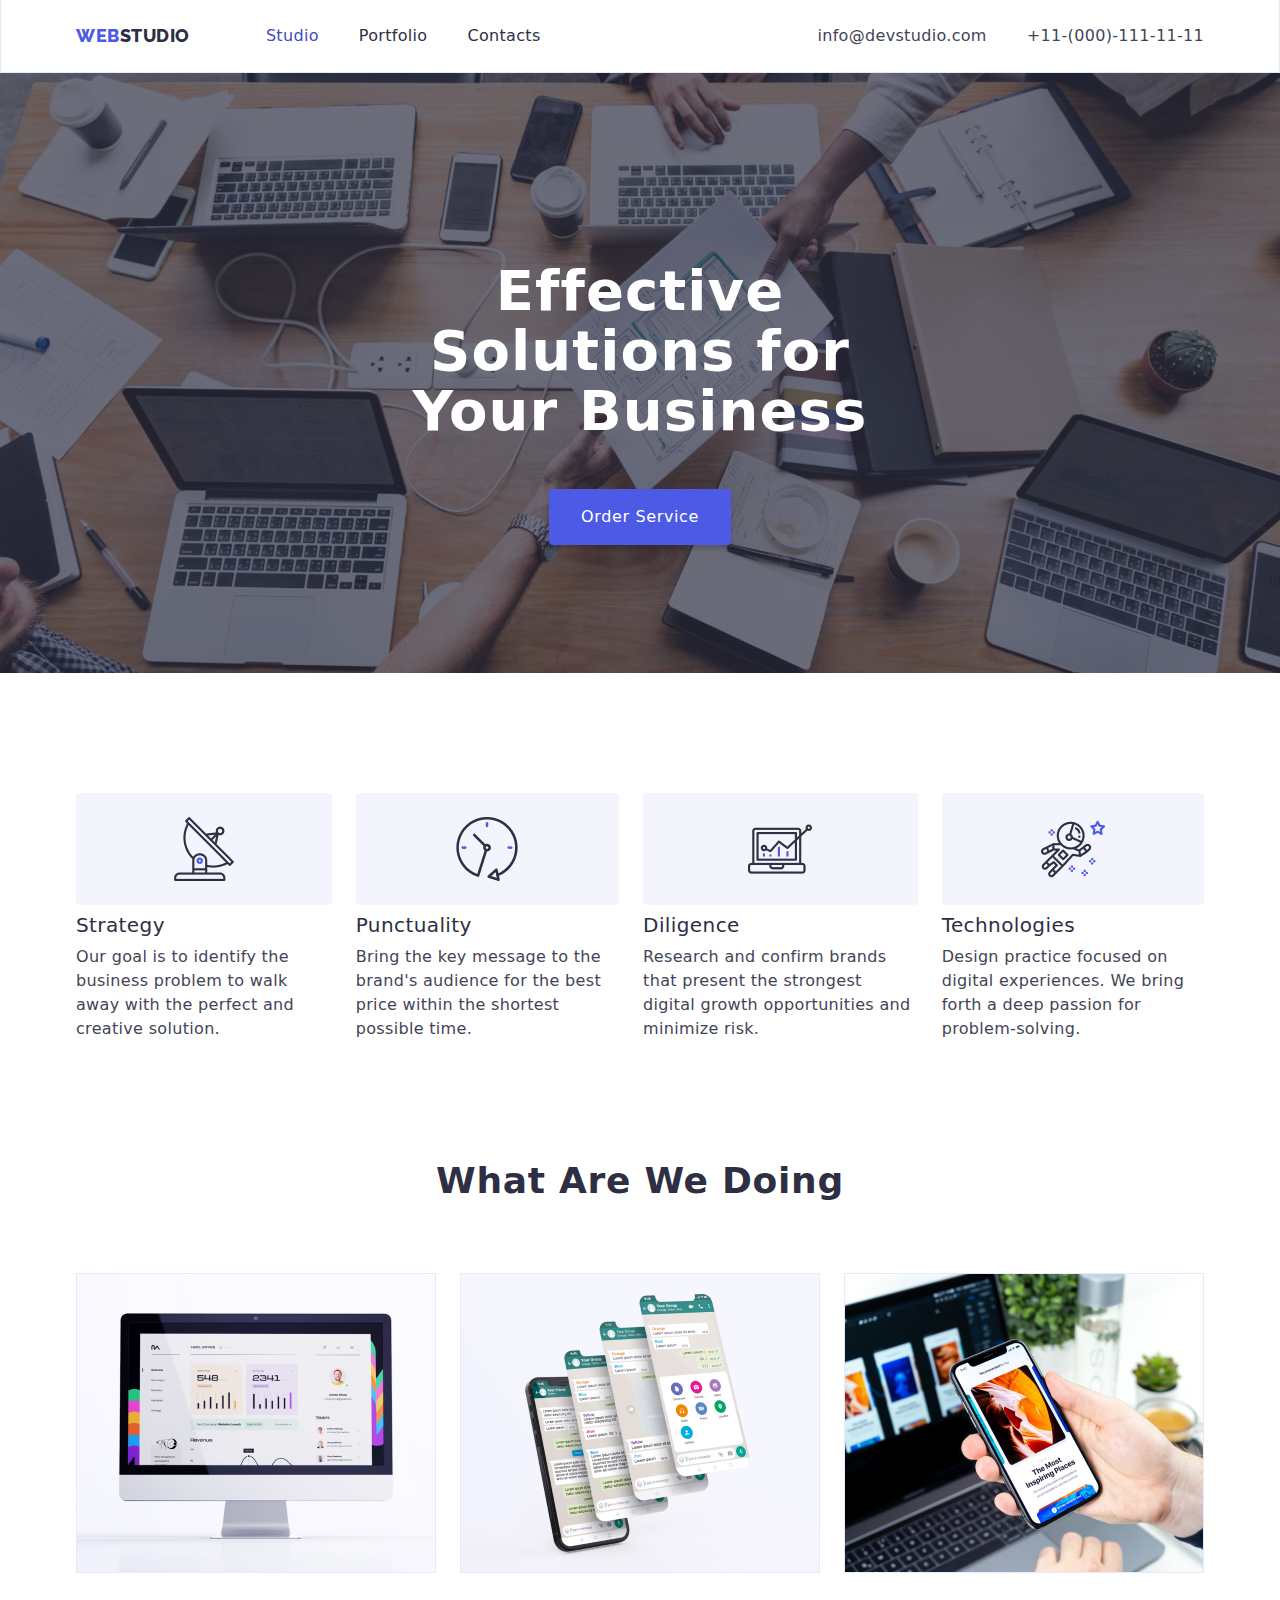
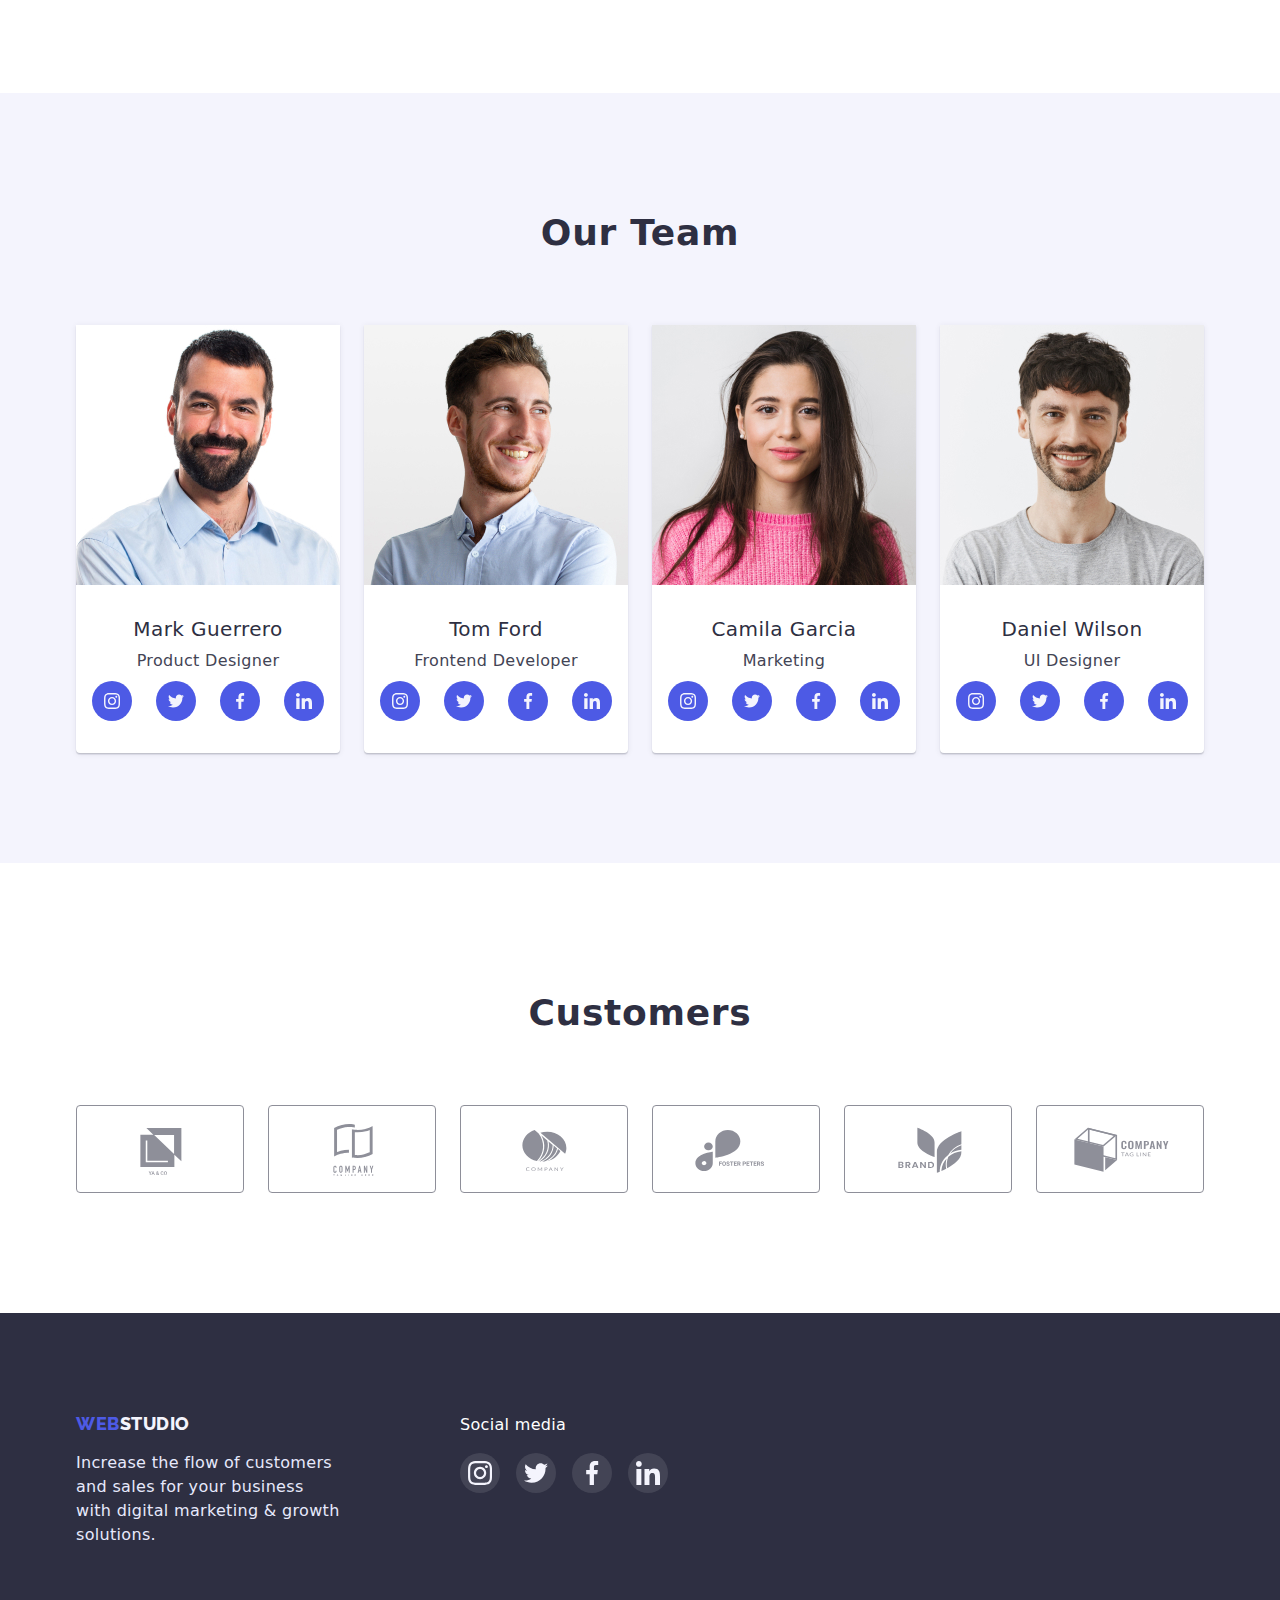
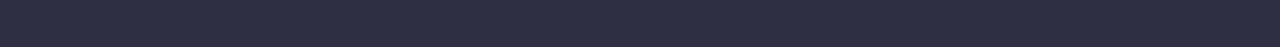
<file: index.html>
<!DOCTYPE html>
<html lang="en">
  <head>
    <meta charset="UTF-8" />
    <meta http-equiv="X-UA-Compatible" content="IE=edge" />
    <meta name="viewport" content="width=device-width, initial-scale=1.0" />

    <link rel="stylesheet" href="./css/styles.css" />
    <link rel="preconnect" href="https://fonts.googleapis.com" />
    <link rel="preconnect" href="https://fonts.gstatic.com" crossorigin />
    <link rel="preconnect" href="https://fonts.googleapis.com" />
    <link rel="preconnect" href="https://fonts.gstatic.com" crossorigin />
    <title>WebStudio</title>
    <link
      href="https://fonts.googleapis.com/css2?family=Raleway:wght@800&family=Roboto:wght@400;500;700;900&display=swap"
      rel="stylesheet"
    />
    <link
      rel="stylesheet"
      href="https://cdn.jsdelivr.net/npm/modern-normalize@1.1.0/modern-normalize.min.css"
    />
  </head>
  <body>
    <!-- =====================navigation====================== -->
    <header class="line">
      <div class="container header-page">
        <nav class="header-page-nav">
          <a class="link logo" href="./index.html"
            ><span class="accent">Web</span>Studio</a
          >
          <ul class="link header-page-menu">
            <li class="menu-item">
              <a class="link page-navigation current" href="">Studio</a>
            </li>
            <li class="menu-item">
              <a class="link page-navigation" href="portfolio.html"
                >Portfolio</a
              >
            </li>
            <li class="menu-item">
              <a class="link page-navigation" href="">Contacts</a>
            </li>
          </ul>
        </nav>
        <address class="connection">
          <ul class="link header-page-connect">
            <li class="mail">
              <a class="link contacts" href="mailto:info@devstudio.com"
                >info@devstudio.com</a
              >
            </li>
            <li>
              <a class="link contacts" href="tel:+110001111111"
                >+11-(000)-111-11-11</a
              >
            </li>
          </ul>
        </address>
      </div>
    </header>
    <main>
      <!-- ==========================hero==================== -->
      <section class="hero">
        <div class="hero-container">
          <h1 class="hero-name">Effective Solutions for Your Business</h1>
          <button class="hero-button" type="button">Order Service</button>
        </div>
      </section>
      <!-- ========================top priorities================== -->
      <section class="priorities-page">
        <div class="container">
          <h2 class="visually-hidden">top priorities</h2>
          <ul class="link priorities">
            <li class="page">
              <h3 class="priorities-name">Strategy</h3>
              <p class="priorities-item">
                Our goal is to identify the business problem to walk away with
                the perfect and creative solution.
              </p>
            </li>
            <li class="page">
              <h3 class="priorities-name">Punctuality</h3>
              <p class="priorities-item">
                Bring the key message to the brand's audience for the best price
                within the shortest possible time.
              </p>
            </li>
            <li class="page">
              <h3 class="priorities-name">Diligence</h3>
              <p class="priorities-item">
                Research and confirm brands that present the strongest digital
                growth opportunities and minimize risk.
              </p>
            </li>
            <li class="page">
              <h3 class="priorities-name">Technologies</h3>
              <p class="priorities-item">
                Design practice focused on digital experiences. We bring forth a
                deep passion for problem-solving.
              </p>
            </li>
          </ul>
        </div>
      </section>
      <!-- ========================what are we doing=================== -->
      <section class="doing">
        <div class="container activities">
          <h2 class="activities-item">What are we doing</h2>
          <ul class="link doing-page">
            <li class="doing-box">
              <img
                class="img"
                src="./images/screen.jpg"
                width="360"
                height="300"
                alt="screen"
              />
            </li>
            <li class="doing-box">
              <img
                class="doing-img"
                src="./images/soft.jpg"
                width="360"
                height="300"
                alt="soft"
              />
            </li>
            <li class="doing-box">
              <img
                class="doing-img"
                src="./images/phone.jpg"
                width="360"
                height="300"
                alt="phone"
              />
            </li>
          </ul>
        </div>
      </section>

      <!-- ============================our team================ -->
      <section class="team">
        <div class="container">
          <h2 class="team-item">Our Team</h2>
          <ul class="link team-section">
            <li class="team-titel">
              <img
                src="./images/mark.jpg"
                width="264"
                height="260"
                alt="Mark Guerrero"
              />
              <div class="team-page">
                <h3 class="name">Mark Guerrero</h3>
                <p class="job-titel">Product Designer</p>
                <ul class="link team-social-box">
                  <li class="team-social-item">
                    <a class="team-social-item-btn" href="#">
                      <svg class="" width="16" height="16">
                        <use href="./images/icons.svg#icon-instagram"></use>
                      </svg>
                    </a>
                  </li>
                  <li class="team-social-item">
                    <a class="team-social-item-btn" href="#">
                      <svg class="x" width="16" height="16">
                        <use href="./images/icons.svg#icon-twitter"></use>
                      </svg>
                    </a>
                  </li>
                  <li class="team-social-item">
                    <a class="team-social-item-btn" href="#">
                      <svg class="x" width="16" height="16">
                        <use href="./images/icons.svg#icon-facebook"></use>
                      </svg>
                    </a>
                  </li>
                  <li class="team-social-item">
                    <a class="team-social-item-btn" href="#">
                      <svg class="x" width="16" height="16">
                        <use href="./images/icons.svg#icon-linkedin"></use>
                      </svg>
                    </a>
                  </li>
                </ul>
              </div>
            </li>
            <li class="team-titel">
              <img
                src="./images/tom.jpg"
                width="264"
                height="260"
                alt="Tom Ford"
              />
              <div class="team-page">
                <h3 class="name">Tom Ford</h3>
                <p class="job-titel">Frontend Developer</p>
                <ul class="link team-social-box">
                  <li class="team-social-item">
                    <a class="team-social-item-btn" href="#">
                      <svg class="" width="16" height="16">
                        <use href="./images/icons.svg#icon-instagram"></use>
                      </svg>
                    </a>
                  </li>
                  <li class="team-social-item">
                    <a class="team-social-item-btn" href="#">
                      <svg class="x" width="16" height="16">
                        <use href="./images/icons.svg#icon-twitter"></use>
                      </svg>
                    </a>
                  </li>
                  <li class="team-social-item">
                    <a class="team-social-item-btn" href="#">
                      <svg class="x" width="16" height="16">
                        <use href="./images/icons.svg#icon-facebook"></use>
                      </svg>
                    </a>
                  </li>
                  <li class="team-social-item">
                    <a class="team-social-item-btn" href="#">
                      <svg class="x" width="16" height="16">
                        <use href="./images/icons.svg#icon-linkedin"></use>
                      </svg>
                    </a>
                  </li>
                </ul>
              </div>
            </li>
            <li class="team-titel">
              <img
                src="./images/camila.jpg"
                width="264"
                height="260"
                alt="Camila Garcia"
              />
              <div class="team-page">
                <h3 class="name">Camila Garcia</h3>
                <p class="job-titel">Marketing</p>
                <ul class="link team-social-box">
                  <li class="team-social-item">
                    <a class="team-social-item-btn" href="#">
                      <svg class="" width="16" height="16">
                        <use href="./images/icons.svg#icon-instagram"></use>
                      </svg>
                    </a>
                  </li>
                  <li class="team-social-item">
                    <a class="team-social-item-btn" href="#">
                      <svg class="x" width="16" height="16">
                        <use href="./images/icons.svg#icon-twitter"></use>
                      </svg>
                    </a>
                  </li>
                  <li class="team-social-item">
                    <a class="team-social-item-btn" href="#">
                      <svg class="x" width="16" height="16">
                        <use href="./images/icons.svg#icon-facebook"></use>
                      </svg>
                    </a>
                  </li>
                  <li class="team-social-item">
                    <a class="team-social-item-btn" href="#">
                      <svg class="x" width="16" height="16">
                        <use href="./images/icons.svg#icon-linkedin"></use>
                      </svg>
                    </a>
                  </li>
                </ul>
              </div>
            </li>
            <li class="team-titel">
              <img
                src="./images/daniel.jpg"
                width="264"
                height="260"
                alt="Daniel Wilson"
              />
              <div class="team-page">
                <h3 class="name">Daniel Wilson</h3>
                <p class="job-titel">UI Designer</p>
                <ul class="link team-social-box">
                  <li class="team-social-item">
                    <a class="team-social-item-btn" href="#">
                      <svg class="" width="16" height="16">
                        <use href="./images/icons.svg#icon-instagram"></use>
                      </svg>
                    </a>
                  </li>
                  <li class="team-social-item">
                    <a class="team-social-item-btn" href="#">
                      <svg class="x" width="16" height="16">
                        <use href="./images/icons.svg#icon-twitter"></use>
                      </svg>
                    </a>
                  </li>
                  <li class="team-social-item">
                    <a class="team-social-item-btn" href="#">
                      <svg class="x" width="16" height="16">
                        <use href="./images/icons.svg#icon-facebook"></use>
                      </svg>
                    </a>
                  </li>
                  <li class="team-social-item">
                    <a class="team-social-item-btn" href="#">
                      <svg class="x" width="16" height="16">
                        <use href="./images/icons.svg#icon-linkedin"></use>
                      </svg>
                    </a>
                  </li>
                </ul>
              </div>
            </li>
          </ul>
        </div>
      </section>
      <!-- ====================customers============== -->
      <section class="customers">
        <div class="container">
          <h2 class="customers-title">Customers</h2>
          <ul class="link customers-box">
            <li class="customers-box-item">
              <a class="customers-item link" href="#">
                <svg class="svg-icon" width="104" height="56">
                  <use href="./images/icons.svg#icon-logo-1"></use>
                </svg>
              </a>
            </li>
            <li class="customers-box-item">
              <a class="link customers-item link" href="#">
                <svg class="svg-icon" width="104" height="56">
                  <use href="./images/icons.svg#icon-logo1"></use>
                </svg>
              </a>
            </li>
            <li class="customers-box-item">
              <a class="link customers-item link" href="#">
                <svg class="svg-icon" width="104" height="56">
                  <use href="./images/icons.svg#icon-logo2"></use>
                </svg>
              </a>
            </li>
            <li class="customers-box-item">
              <a class="link customers-item link" href="#">
                <svg class="svg-icon" width="104" height="56">
                  <use href="./images/icons.svg#icon-logo3"></use>
                </svg>
              </a>
            </li>
            <li class="customers-box-item">
              <a class="link customers-item link" href="#">
                <svg class="svg-icon" width="104" height="56">
                  <use href="./images/icons.svg#icon-logo4"></use>
                </svg>
              </a>
            </li>
            <li class="customers-box-item">
              <a class="link customers-item link" href="#">
                <svg class="svg-icon" width="104" height="56">
                  <use href="./images/icons.svg#icon-logo6"></use>
                </svg>
              </a>
            </li>
          </ul>
        </div>
      </section>
    </main>
    <!-- =======================footer========================= -->
    <footer>
      <div class="container footer-box">
        <div>
          <a class="link logo-footer" href="./index.html"
            ><span class="accent">Web</span>Studio</a
          >
          <p class="footer-item">
            Increase the flow of customers and sales for your business with
            digital marketing & growth solutions.
          </p>
        </div>
        <div class="footer-box-left">
          <p class="footer-box-name">Social media</p>
          <ul class="link footer-box-left-item">
            <li class="footer-box-left-title">
              <a class="link footer-social" href="#">
                <svg class="footer-social-icon" width="24" height="24">
                  <use href="./images/icons.svg#icon-instagram"></use>
                </svg>
              </a>
            </li>
            <li class="footer-box-left-title">
              <a class="link footer-social" href="#">
                <svg class="footer-social-icon" width="24" height="24">
                  <use href="./images/icons.svg#icon-twitter"></use>
                </svg>
              </a>
            </li>
            <li class="footer-box-left-title">
              <a class="link footer-social" href="#">
                <svg class="footer-social-icon" width="24" height="24">
                  <use href="./images/icons.svg#icon-facebook"></use>
                </svg>
              </a>
            </li>
            <li class="footer-box-left-title">
              <a class="link footer-social" href="#">
                <svg class="footer-social-icon" width="24" height="24">
                  <use href="./images/icons.svg#icon-linkedin"></use>
                </svg>
              </a>
            </li>
          </ul>
        </div>
      </div>
    </footer>
  </body>
</html>
</file>
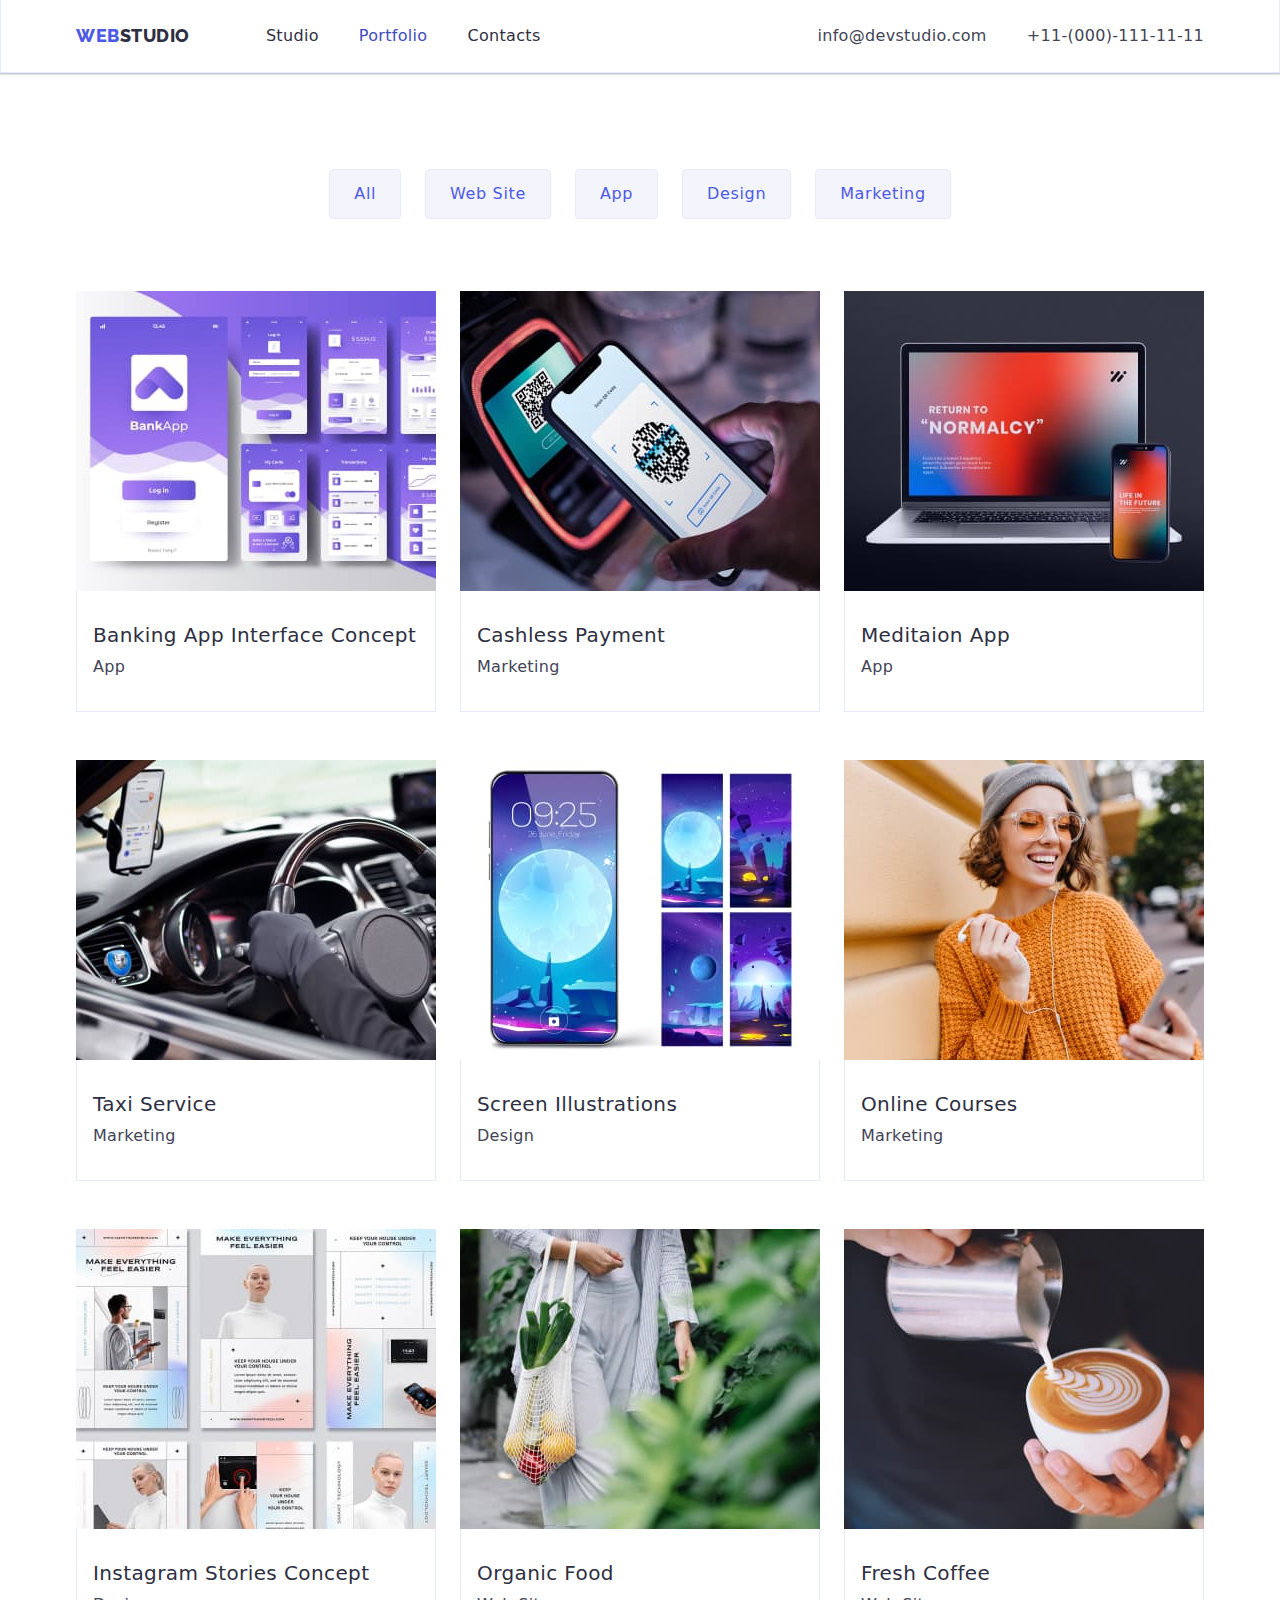
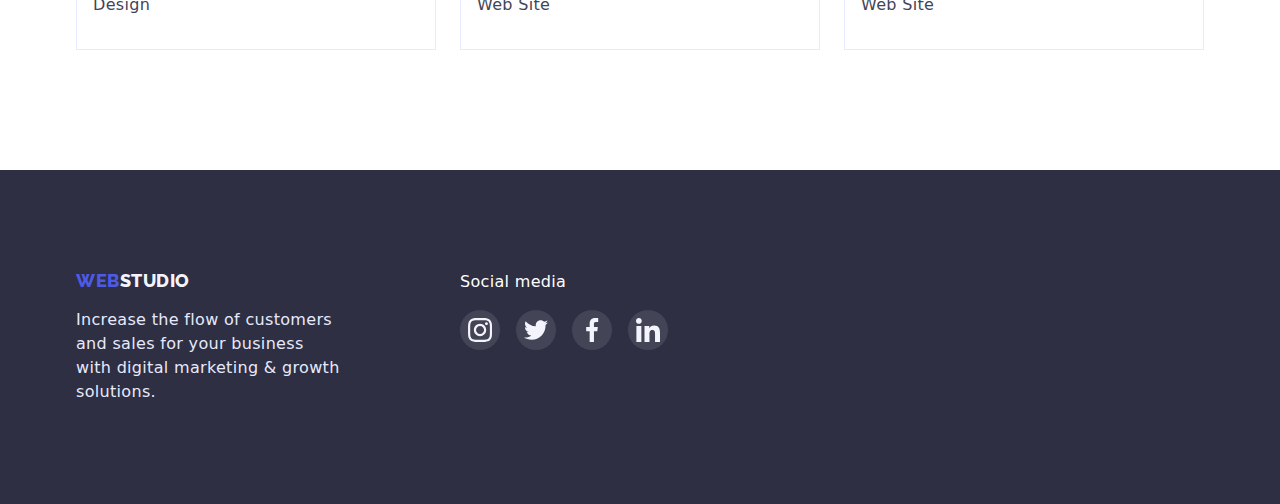
<file: portfolio.html>
<!DOCTYPE html>
<html lang="en">
  <head>
    <meta charset="UTF-8" />
    <meta http-equiv="X-UA-Compatible" content="IE=edge" />
    <meta name="viewport" content="width=device-width, initial-scale=1.0" />

    <link rel="stylesheet" href="./css/styles.css" />
    <link rel="preconnect" href="https://fonts.googleapis.com" />
    <link rel="preconnect" href="https://fonts.gstatic.com" crossorigin />
    <title>WebStudio</title>
    <link
      href="https://fonts.googleapis.com/css2?family=Raleway:wght@800&family=Roboto:wght@400;500;700;900&display=swap"
      rel="stylesheet"
    />
    <link
      rel="stylesheet"
      href="https://cdn.jsdelivr.net/npm/modern-normalize@1.1.0/modern-normalize.min.css"
    />
  </head>
  <body>
    <!-- ===================navigation================== -->
    <header class="line">
      <div class="container header-page">
        <nav class="header-page-nav">
          <a class="link logo" href="./index.html"
            ><span class="accent">Web</span>Studio</a
          >
          <ul class="link header-page-menu">
            <li class="menu-item">
              <a class="link page-navigation" href="index.html">Studio</a>
            </li>
            <li class="menu-item">
              <a class="link page-navigation current" href="portfolio.html"
                >Portfolio</a
              >
            </li>
            <li class="menu-item">
              <a class="link page-navigation" href="">Contacts</a>
            </li>
          </ul>
        </nav>
        <address class="connection">
          <ul class="link header-page-connect">
            <li class="mail">
              <a class="link contacts" href="mailto:info@devstudio.com"
                >info@devstudio.com</a
              >
            </li>
            <li>
              <a class="link contacts" href="tel:+110001111111"
                >+11-(000)-111-11-11</a
              >
            </li>
          </ul>
        </address>
      </div>
    </header>
    <main>
      <!-- =====================our projects=================== -->
      <section class="project">
        <h1 class="visually-hidden">our projects</h1>
        <div class="container">
          <ul class="link btn-menu">
            <li class="btn-menu-item">
              <button type="button" class="project-button">All</button>
            </li>
            <li class="btn-menu-item">
              <button type="button" class="project-button">Web Site</button>
            </li>
            <li class="btn-menu-item">
              <button type="button" class="project-button">App</button>
            </li>
            <li class="btn-menu-item">
              <button type="button" class="project-button">Design</button>
            </li>
            <li class="btn-menu-item">
              <button type="button" class="project-button">Marketing</button>
            </li>
          </ul>

          <ul class="link project-book">
            <li class="project-book-item">
              <a class="link project-titel" href="#">
                <img
                  class="picture"
                  src="./images/projeсts/banking.jpg"
                  width="360"
                  height="300"
                  alt="app"
                />
                <div class="project-box">
                  <h2 class="project-name">Banking App Interface Concept</h2>
                  <p class="project-item">App</p>
                </div>
              </a>
            </li>
            <li class="project-book-item">
              <a href="#" class="link project-titel">
                <img
                  class="picture"
                  src="./images/projeсts/cashless.jpg"
                  width="360"
                  height="300"
                  alt="pay with phone"
                />
                <div class="project-box">
                  <h2 class="project-name">Cashless Payment</h2>
                  <p class="project-item">Marketing</p>
                </div>
              </a>
            </li>
            <li class="project-book-item">
              <a href="#" class="link project-titel">
                <img
                  class="picture"
                  src="./images/projeсts/meditaion.jpg"
                  width="360"
                  height="300"
                  alt="laptop"
                />
                <div class="project-box">
                  <h2 class="project-name">Meditaion App</h2>
                  <p class="project-item">App</p>
                </div>
              </a>
            </li>
            <li class="project-book-item">
              <a href="#" class="link project-titel">
                <img
                  class="picture"
                  src="./images/projeсts/taxi.jpg"
                  width="360"
                  height="300"
                  alt="handson the steering wheel of a car"
                />
                <div class="project-box">
                  <h2 class="project-name">Taxi Service</h2>
                  <p class="project-item">Marketing</p>
                </div>
              </a>
            </li>
            <li class="project-book-item">
              <a href="#" class="link project-titel">
                <img
                  class="picture"
                  src="./images/projeсts/screen.jpg"
                  width="360"
                  height="300"
                  alt="Illustrations"
                />
                <div class="project-box">
                  <h2 class="project-name">Screen Illustrations</h2>
                  <p class="project-item">Design</p>
                </div>
              </a>
            </li>
            <li class="project-book-item">
              <a href="#" class="link project-titel">
                <img
                  class="picture"
                  src="./images/projeсts/online.jpg"
                  alt="smiling girl"
                />
                <div class="project-box">
                  <h2 class="project-name">Online Courses</h2>
                  <p class="project-item">Marketing</p>
                </div>
              </a>
            </li>
            <li class="project-book-item">
              <a href="#" class="link project-titel">
                <img
                  class="picture"
                  src="./images/projeсts/instagram.jpg"
                  alt="Stories"
                />
                <div class="project-box">
                  <h2 class="project-name">Instagram Stories Concept</h2>
                  <p class="project-item">Design</p>
                </div>
              </a>
            </li>
            <li class="project-book-item">
              <a href="#" class="link project-titel"
                ><img
                  class="picture"
                  src="./images/projeсts/organic.jpg"
                  alt="food in a bag"
                />
                <div class="project-box">
                  <h2 class="project-name">Organic Food</h2>
                  <p class="project-item">Web Site</p>
                </div>
              </a>
            </li>
            <li class="project-book-item">
              <a href="#" class="link project-titel">
                <img
                  class="picture"
                  src="./images/projeсts/fresh.jpg"
                  alt="pouring milk into coffee"
                />
                <div class="project-box">
                  <h2 class="project-name">Fresh Coffee</h2>
                  <p class="project-item">Web Site</p>
                </div>
              </a>
            </li>
          </ul>
        </div>
      </section>
    </main>
    <!-- ====================footer=================== -->
    <footer>
      <div class="container footer-box">
        <div>
          <a class="link logo-footer" href="./index.html"
            ><span class="accent">Web</span>Studio</a
          >
          <p class="footer-item">
            Increase the flow of customers and sales for your business with
            digital marketing & growth solutions.
          </p>
        </div>
        <div class="footer-box-left">
          <p class="footer-box-name">Social media</p>
          <ul class="link footer-box-left-item">
            <li class="footer-box-left-title">
              <a class="link footer-social" href="#">
                <svg class="footer-social-icon" width="24" height="24">
                  <use href="./images/icons.svg#icon-instagram"></use>
                </svg>
              </a>
            </li>
            <li class="footer-box-left-title">
              <a class="link footer-social" href="#">
                <svg class="footer-social-icon" width="24" height="24">
                  <use href="./images/icons.svg#icon-twitter"></use>
                </svg>
              </a>
            </li>
            <li class="footer-box-left-title">
              <a class="link footer-social" href="#">
                <svg class="footer-social-icon" width="24" height="24">
                  <use href="./images/icons.svg#icon-facebook"></use>
                </svg>
              </a>
            </li>
            <li class="footer-box-left-title">
              <a class="link footer-social" href="#">
                <svg class="footer-social-icon" width="24" height="24">
                  <use href="./images/icons.svg#icon-linkedin"></use>
                </svg>
              </a>
            </li>
          </ul>
        </div>
      </div>
    </footer>
  </body>
</html>
</file>
<file: css/styles.css>
:root {
  --primary-brand: #4d5ae5;
  --pressed-state: #404bbf;
  --dark: #2e2f42;
  --success: #31d0aa;
  --text: #434455;
  --subtle-text: #8e8f99;
  --accent: #e7e9fc;
  --light: #f4f4fd;
  --modal-overlay: rgba(46, 47, 66, 0.4);
  --hero-background: rgba(46, 47, 66, 0.7);
  --main: #ffffff;
}

/*  =================nulling styles===================== */

h1,
h2,
h3,
p {
  margin-top: 0;
  margin-bottom: 0;
}

ul {
  margin-bottom: 0;
  margin-top: 0;
  padding-left: 0;
}

.link {
  list-style: none;
  text-decoration: none;
}

img {
  display: block;
  width: 100%;
  height: auto;
}

/* ===============================container================= */

.container {
  width: 1158px;
  margin-left: auto;
  margin-right: auto;
  padding-left: 15px;
  padding-right: 15px;
}

/* ===================body===================== */

body {
  font-family: "Roboto", sans-serif;
  background: var(--main);
  color: var(--dark);
}

.page-navigation.current {
  color: var(--pressed-state);
}

/* --------------header------------- */

.header-page {
  display: flex;
  align-items: center;
}

.header-page-nav {
  display: flex;
  align-items: center;
}

.header-page-menu {
  display: flex;
  align-items: center;
}

.header-page-connect {
  display: flex;
  align-items: center;
}

.accent {
  color: var(--primary-brand);
}

.logo {
  margin-right: 76px;
  padding-top: 24px;
  padding-bottom: 24px;
  font-family: "Raleway", sans-serif;
  font-weight: 800;
  font-size: 18px;
  line-height: 1.33;
  letter-spacing: 0.03em;
  text-transform: uppercase;
  color: var(--dark);
}

.menu-item:not(:last-child) {
  margin-right: 40px;
}

.page-navigation {
  font-weight: 500;
  font-size: 16px;
  line-height: 1.5;
  letter-spacing: 0.02em;
  color: var(--dark);
}

.page-navigation:hover,
.page-navigation:focus {
  color: var(--pressed-state);
}

.connection {
  font-style: normal;
  margin-left: auto;
}

.mail {
  margin-right: 40px;
}

.contacts {
  font-weight: 400;
  font-size: 16px;
  line-height: 1.5;
  letter-spacing: 0.02em;
  color: var(--text);
}

.contacts:hover,
.contacts:focus {
  color: var(--pressed-state);
}

/* -----------------hero-------------- */

.hero {
  padding-top: 188px;
  padding-bottom: 188px;
  background-color: var(--dark);
  height: 600px;
  max-width: 1440px;
  margin-left: auto;
  margin-right: auto;
  background-image: linear-gradient(
      rgba(46, 47, 66, 0.7),
      rgba(46, 47, 66, 0.7)
    ),
    url(../images/hero.jpg);
  background-size: cover;
  background-position: center;
  background-repeat: no-repeat;
}

.hero-container {
  display: flex;
  flex-direction: column;
  align-items: center;
}

.hero-name {
  font-size: 56px;
  line-height: 1.07;
  text-align: center;
  letter-spacing: 0.02em;
  color: var(--main);
  width: 512px;
}

.hero-button {
  margin-top: 48px;
  background: var(--primary-brand);
  box-shadow: 0px 4px 4px rgba(0, 0, 0, 0.15);
  border-radius: 4px;
  color: var(--main);
  font-weight: 500;
  font-size: 16px;
  line-height: 1.5;
  font-family: inherit;
  letter-spacing: 0.04em;
  padding: 16px 32px;
  cursor: pointer;
  border: none;
}

.hero-button:hover,
.hero-button:focus {
  background-color: var(--pressed-state);
  color: var(--main);
}

/*---------------------top priorities ------------------ */

.priorities {
  display: flex;
}

.page:not(:last-child) {
  margin-right: 24px;
}

.priorities-page {
  padding-top: 120px;
  padding-bottom: 120px;
}

.visually-hidden {
  position: absolute;
  white-space: nowrap;
  width: 1px;
  height: 1px;
  overflow: hidden;
  border: 0;
  padding: 0;
  clip: rect(0 0 0 0);
  clip-path: inset(50%);
  margin: -1px;
}

.priorities-name {
  margin-bottom: 8px;
  font-weight: 500;
  font-size: 20px;
  line-height: 1.2;
  letter-spacing: 0.02em;
  color: var(--dark);
}

.priorities-item {
  font-size: 16px;
  line-height: 1.5;
  letter-spacing: 0.02em;
  color: var(--text);
}
/* ==================icon=========== */
.page:before {
  display: block;
  content: "";
  height: 112px;
  margin-bottom: 8px;
  background: var(--light);
  border-radius: 4px;
  background-position: center;
  background-repeat: no-repeat;
}
.page:nth-child(1)::before {
  background-image: url(../images/section2/camila.jpg);
}
.page:nth-child(2)::before {
  background-image: url(../images/section2/clock.png);
}
.page:nth-child(3)::before {
  background-image: url(../images/section2/diagram.png);
}
.page:nth-child(4)::before {
  background-image: url(../images/section2/astronaut.png);
}

/*------------------------ what are we doing----------------- */

.doing {
  padding-bottom: 120px;
}

.activities-item {
  margin-bottom: 72px;
  font-size: 36px;
  line-height: 1.11;
  text-align: center;
  letter-spacing: 0.02em;
  text-transform: capitalize;
  color: var(--dark);
}

.doing-box:not(:last-child) {
  margin-right: 24px;
}

.doing-page {
  display: flex;
}

/*-------------------------------- our team----------------------- */

.team {
  background-color: var(--light);
  padding-top: 120px;
  padding-bottom: 110px;
}

.team-section {
  display: flex;
}

.team-titel {
  background-color: var(--main);
  box-shadow: 0px 1px 6px rgba(46, 47, 66, 0.08),
    0px 1px 1px rgba(46, 47, 66, 0.16), 0px 2px 1px rgba(46, 47, 66, 0.08);
  border-radius: 0px 0px 4px 4px;
}

.team-titel:not(:last-child) {
  margin-right: 24px;
}

.team-page {
  padding: 32px 16px;
}

.team-item {
  margin-bottom: 72px;
  font-size: 36px;
  line-height: 1.11;
  text-align: center;
  letter-spacing: 0.02em;
  text-transform: capitalize;
  color: var(--dark);
}

.name {
  margin-bottom: 8px;
  font-weight: 500;
  font-size: 20px;
  line-height: 1.2;
  text-align: center;
  letter-spacing: 0.02em;
  color: var(--dark);
}

.job-titel {
  font-size: 16px;
  line-height: 1.5;
  text-align: center;
  letter-spacing: 0.02em;
  color: var(--text);
  margin-bottom: 8px;
}
.team-social-box {
  display: flex;
  align-items: center;
  justify-content: space-between;
}
.team-social-item-btn {
  display: flex;
  justify-content: center;
  align-items: center;
  width: 40px;
  height: 40px;
  background-color: var(--primary-brand);
  border-radius: 50%;
}
.team-social-item-btn:hover,
.team-social-item-btn:focus {
  filter: drop-shadow(0px 4px 4px rgba(0, 0, 0, 0.25));
  background-color: var(--pressed-state);
}

/* =====================customers================ */
.customers {
  padding-top: 130px;
  padding-bottom: 120px;
}
.customers-title {
  margin-bottom: 72px;
  font-size: 36px;
  line-height: 1.11;
  text-align: center;
  letter-spacing: 0.02em;
  text-transform: capitalize;
  color: var(--dark);
}
.customers-box {
  display: flex;
  justify-content: center;
}
.customers-item {
  width: 168px;
  height: 88px;
  display: flex;
  justify-content: center;
  align-items: center;
  border: 1px solid var(--subtle-text);
  border-radius: 4px;
  fill: #8e8f99;
}
.customers-item:hover,
.customers-item:focus {
  border: 1px solid var(--pressed-state);
  fill: var(--pressed-state);
}

.customers-box-item:not(:last-child) {
  margin-right: 24px;
}

/*-------------------------footer------------------- */

footer {
  background-color: var(--dark);
  padding-top: 100px;
  padding-bottom: 100px;
}

.logo-footer {
  color: var(--light);
  font-family: "Raleway";
  font-weight: 800;
  font-size: 18px;
  line-height: 1.16;
  letter-spacing: 0.03em;
  text-transform: uppercase;
}

.footer-item {
  margin-top: 16px;
  line-height: 1.5;
  letter-spacing: 0.02em;
  color: var(--accent);
  width: 264px;
}

.footer-box {
  display: flex;
  align-items: baseline;
}
.footer-box-left-item {
  display: flex;
}
.footer-box-left {
  margin-left: 120px;
}
.footer-box-name {
  margin-bottom: 16px;
  font-weight: 500;
  font-size: 16px;
  line-height: 1.5;
  letter-spacing: 0.02em;
  color: var(--main);
}
.footer-box-left-title:not(:last-child) {
  margin-right: 16px;
}
.footer-social {
  display: flex;
  justify-content: center;
  align-items: center;
  width: 40px;
  height: 40px;
  background: rgba(255, 255, 255, 0.1);
  border-radius: 50%;
  padding: 0;
}
.footer-social:hover,
.footer-social:focus {
  background: var(--success);
}

/*----------------------------- portfolio-------------------- */

/* ==============header========= */

.line {
  border: 1px solid var(--accent);
  border-top: none;
  box-shadow: 0px 2px 1px rgba(46, 47, 66, 0.08),
    0px 1px 1px rgba(46, 47, 66, 0.16), 0px 1px 6px rgba(46, 47, 66, 0.08);
}

/*---------------------------- our project-------------------- */
.project {
  padding-top: 96px;
  padding-bottom: 120px;
}
.project-button {
  font-family: inherit;
  cursor: pointer;
  background: var(--light);
  border: 1px solid var(--accent);
  border-radius: 4px;
  color: var(--primary-brand);
  padding: 12px 24px;
  font-weight: 500;
  font-size: 16px;
  line-height: 1.5;
  text-align: center;
  letter-spacing: 0.04em;
}

.project-button:hover,
.project-button:focus {
  background-color: var(--pressed-state);
  color: var(--main);
  box-shadow: 0px 3px 1px rgba(0, 0, 0, 0.1), 0px 2px 1px rgba(0, 0, 0, 0.08),
    0px 2px 2px rgba(0, 0, 0, 0.12);
  border-color: transparent;
}

.project-name {
  margin-bottom: 8px;
  font-weight: 500;
  font-size: 20px;
  line-height: 1.2;
  letter-spacing: 0.02em;
  color: var(--dark);
}

.project-item {
  margin: 0;
  font-size: 16px;
  line-height: 1.5;
  letter-spacing: 0.02em;
  color: var(--text);
}

.btn-menu {
  margin-bottom: 72px;
  display: flex;
  justify-content: center;
}

.btn-menu-item:not(:last-child) {
  margin-right: 24px;
}

.project-book {
  display: flex;
  flex-wrap: wrap;
  column-gap: 24px;
  row-gap: 48px;
}
.project-book-item {
  flex-basis: calc((100% - 48px) / 3);
}

.project-box {
  border: 1px solid var(--accent);
  border-top: none;
  padding: 32px 0 32px 16px;
}
.project-titel {
  display: block;
}
.project-titel:hover,
.project-titel:focus {
  box-shadow: 0px 1px 6px rgba(46, 47, 66, 0.08),
    0px 1px 1px rgba(46, 47, 66, 0.16), 0px 2px 1px rgba(46, 47, 66, 0.08);
}
</file>
